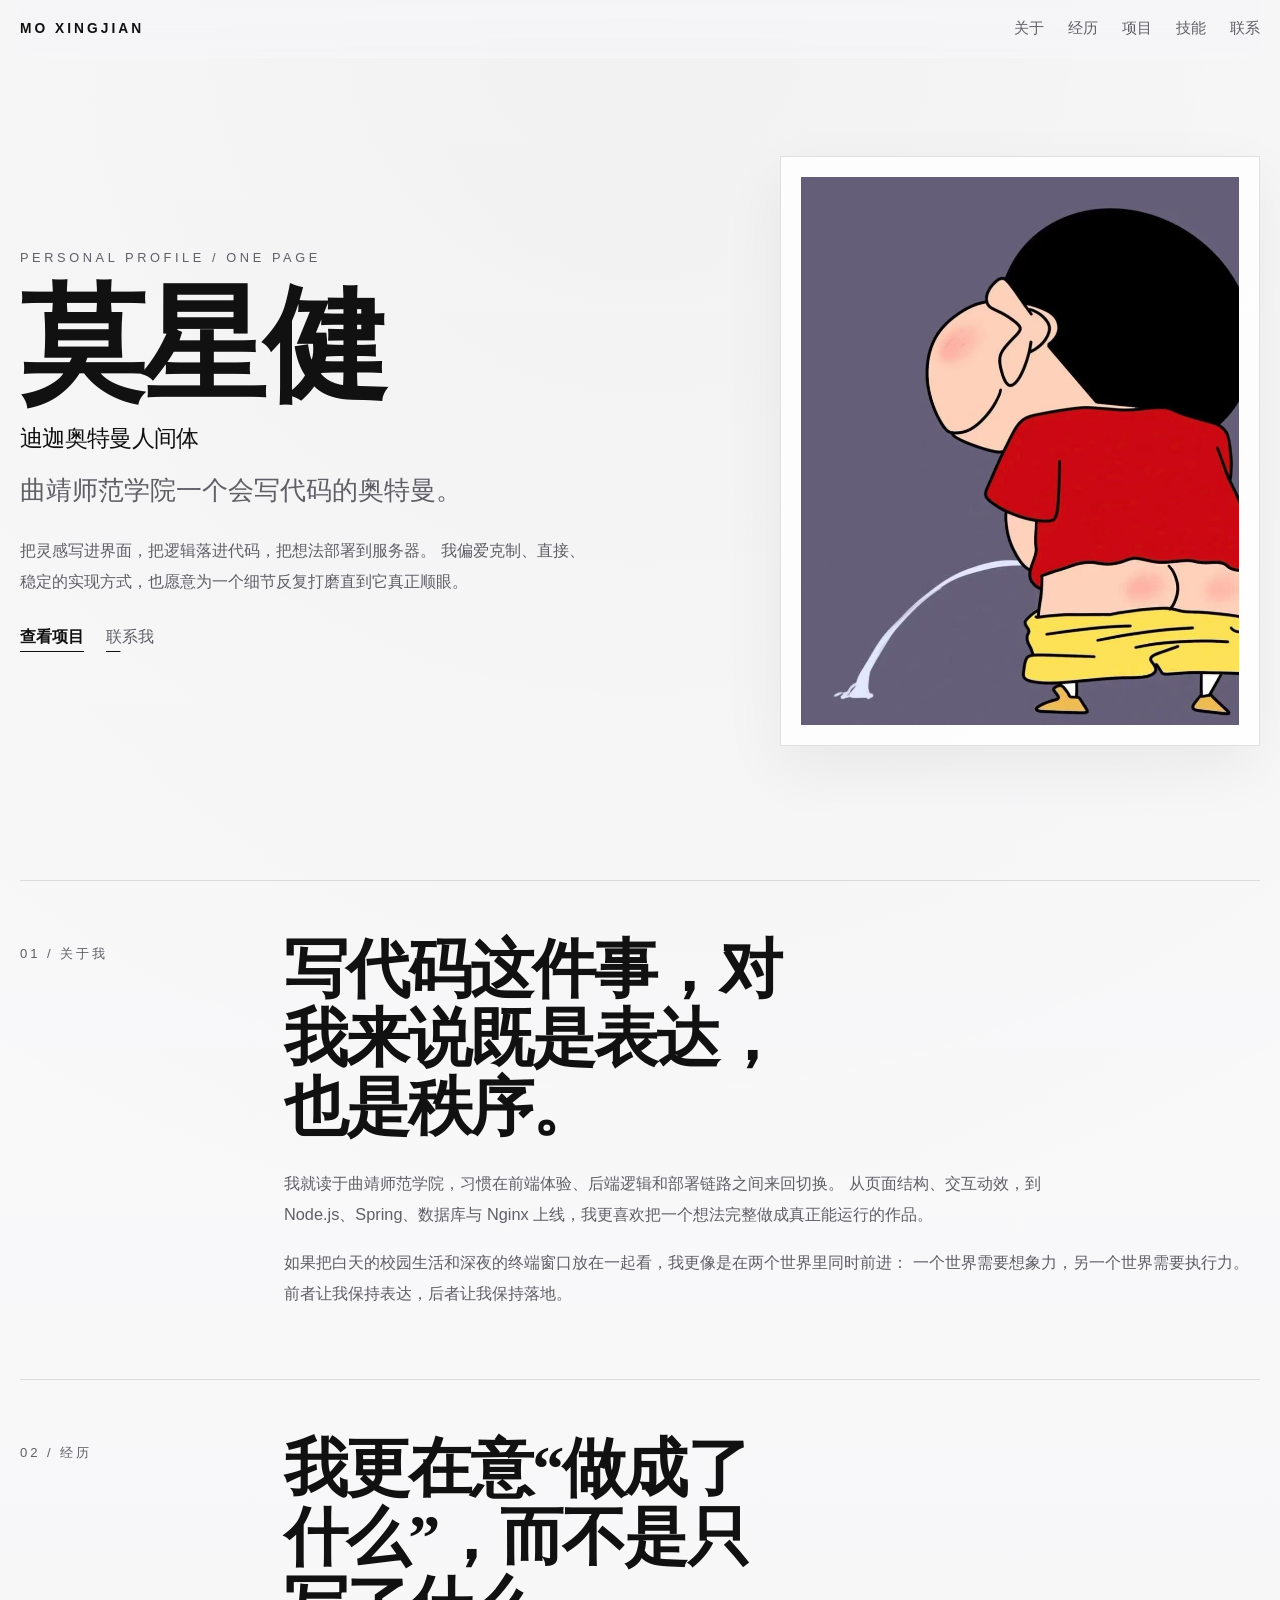
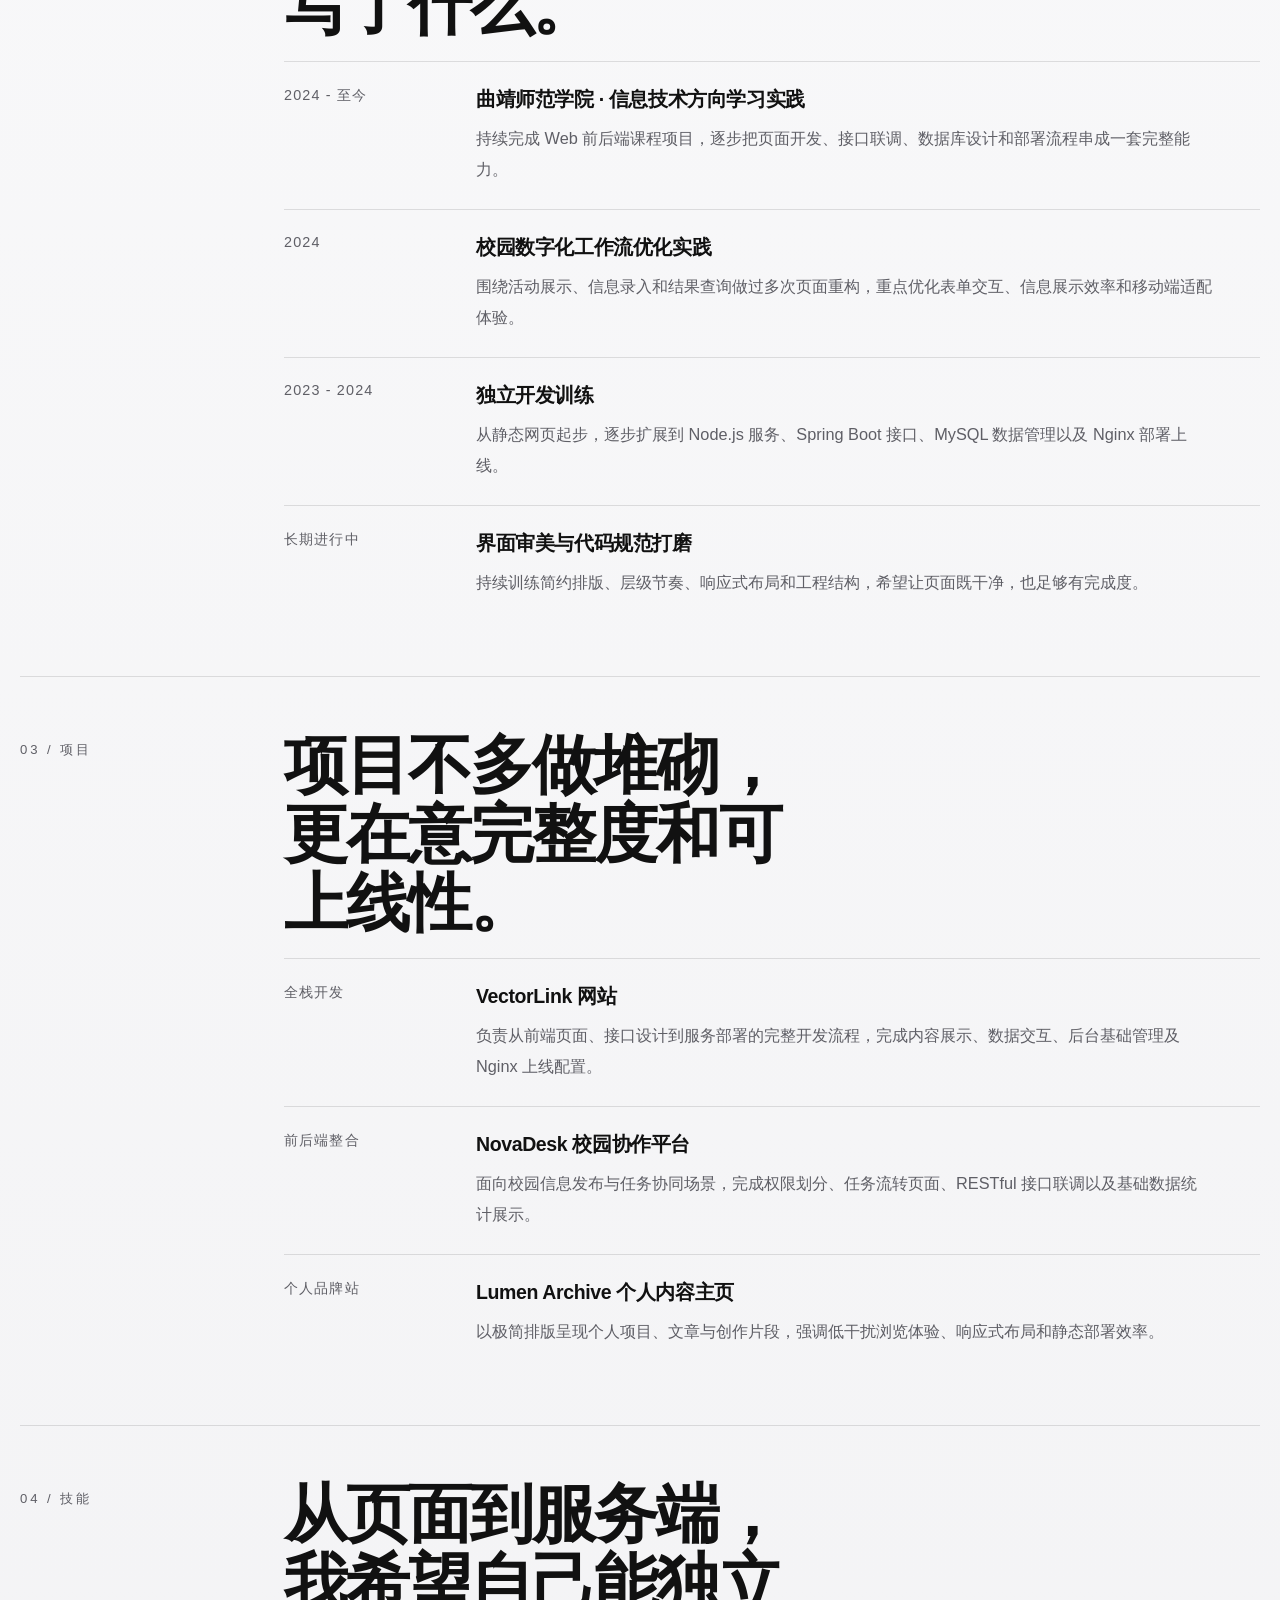
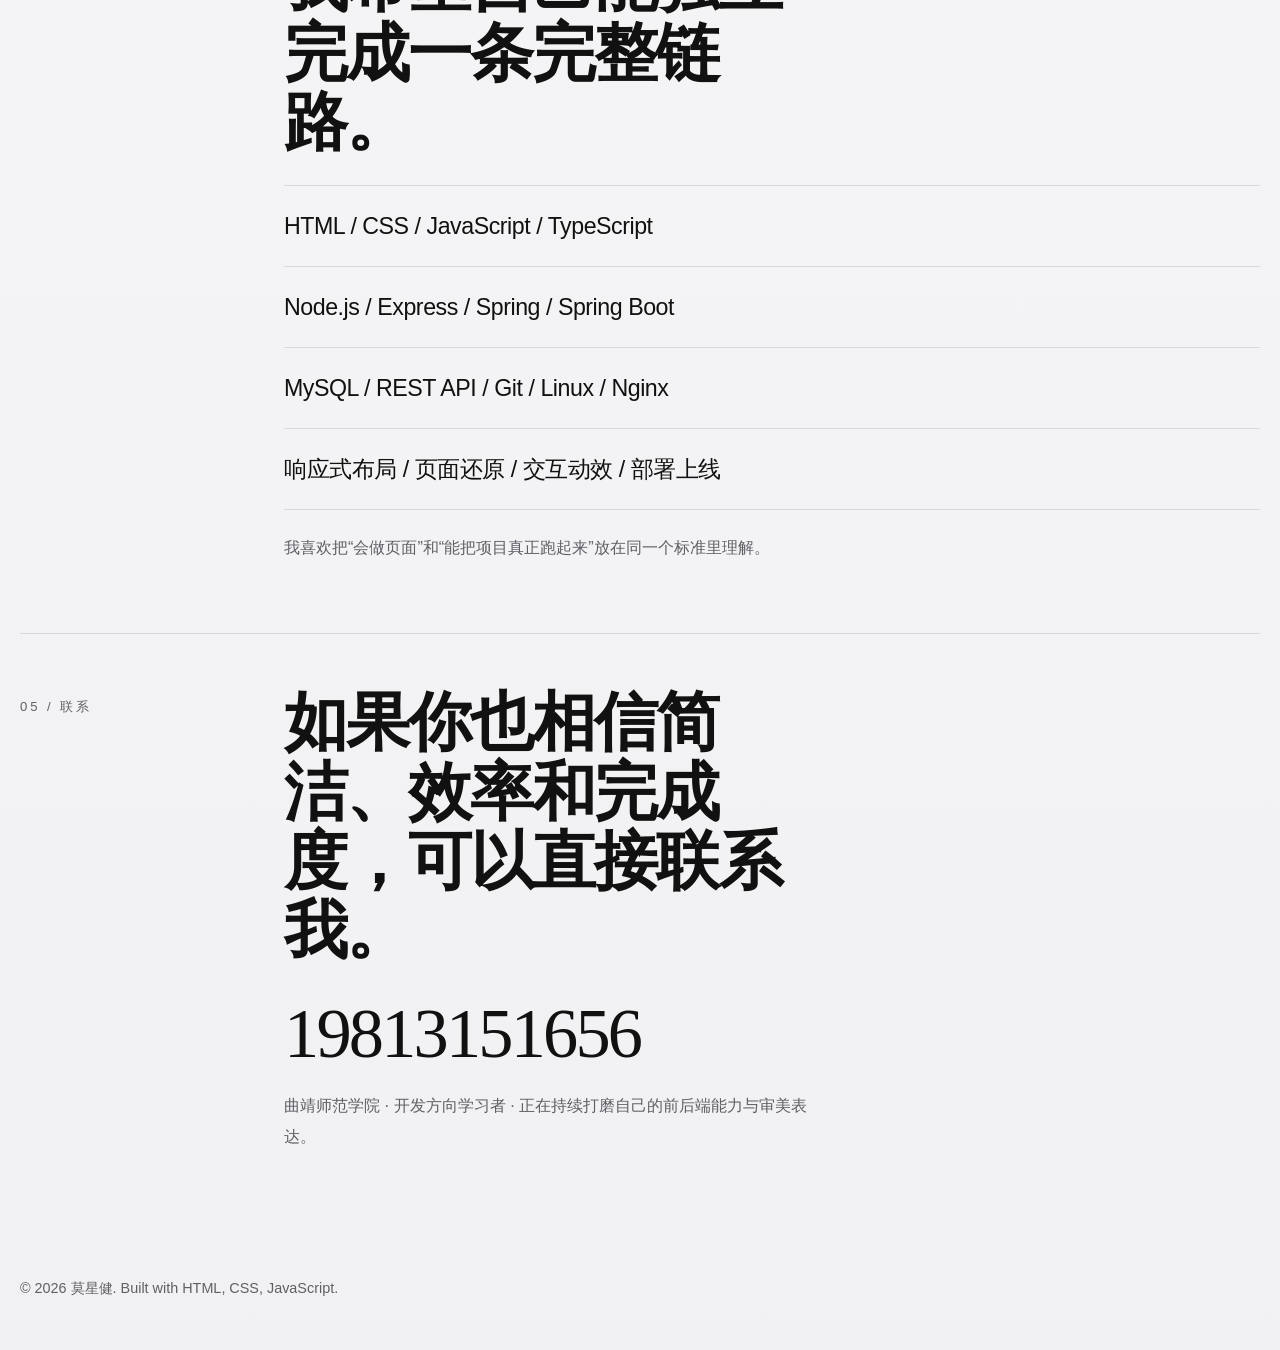
<file: index.html>
<!DOCTYPE html>
<html lang="zh-CN">
<head>
    <meta charset="UTF-8">
    <meta name="viewport" content="width=device-width, initial-scale=1.0">
    <title>莫星健 | 个人简介</title>
    <meta name="description" content="莫星健的个人简介页面，一个黑白极简风格的单页个人网站。">
    <link rel="stylesheet" href="./css/style.css">
</head>
<body>
    <header class="topbar">
        <a class="wordmark" href="#home">MO XINGJIAN</a>
        <nav class="main-nav">
            <a href="#about">关于</a>
            <a href="#experience">经历</a>
            <a href="#projects">项目</a>
            <a href="#stack">技能</a>
            <a href="#contact">联系</a>
        </nav>
    </header>

    <main>
        <section class="hero" id="home" data-section>
            <div class="hero-copy reveal">
                <p class="kicker">PERSONAL PROFILE / ONE PAGE</p>
                <h1>莫星健</h1>
                <p class="hero-role">迪迦奥特曼人间体</p>
                <p class="hero-tagline">曲靖师范学院一个会写代码的奥特曼。</p>
                <p class="hero-intro">
                    把灵感写进界面，把逻辑落进代码，把想法部署到服务器。
                    我偏爱克制、直接、稳定的实现方式，也愿意为一个细节反复打磨直到它真正顺眼。
                </p>
                <div class="hero-actions">
                    <a class="text-link strong" href="#projects">查看项目</a>
                    <a class="text-link" href="#contact">联系我</a>
                </div>
            </div>

            <div class="hero-media reveal">
                <div class="portrait-wrap">
                    <img src="./images/profile.jpg" alt="莫星健头像">
                </div>
            </div>
        </section>

        <section class="section-block" id="about" data-section>
            <div class="section-label reveal">01 / 关于我</div>
            <div class="section-content reveal">
                <h2>写代码这件事，对我来说既是表达，也是秩序。</h2>
                <p class="lead">
                    我就读于曲靖师范学院，习惯在前端体验、后端逻辑和部署链路之间来回切换。
                    从页面结构、交互动效，到 Node.js、Spring、数据库与 Nginx 上线，我更喜欢把一个想法完整做成真正能运行的作品。
                </p>
                <p>
                    如果把白天的校园生活和深夜的终端窗口放在一起看，我更像是在两个世界里同时前进：
                    一个世界需要想象力，另一个世界需要执行力。前者让我保持表达，后者让我保持落地。
                </p>
            </div>
        </section>

        <section class="section-block" id="experience" data-section>
            <div class="section-label reveal">02 / 经历</div>
            <div class="section-content reveal">
                <h2>我更在意“做成了什么”，而不是只写了什么。</h2>
                <div class="list-stream">
                    <article class="stream-item">
                        <span class="stream-meta">2024 - 至今</span>
                        <div>
                            <h3>曲靖师范学院 · 信息技术方向学习实践</h3>
                            <p>持续完成 Web 前后端课程项目，逐步把页面开发、接口联调、数据库设计和部署流程串成一套完整能力。</p>
                        </div>
                    </article>
                    <article class="stream-item">
                        <span class="stream-meta">2024</span>
                        <div>
                            <h3>校园数字化工作流优化实践</h3>
                            <p>围绕活动展示、信息录入和结果查询做过多次页面重构，重点优化表单交互、信息展示效率和移动端适配体验。</p>
                        </div>
                    </article>
                    <article class="stream-item">
                        <span class="stream-meta">2023 - 2024</span>
                        <div>
                            <h3>独立开发训练</h3>
                            <p>从静态网页起步，逐步扩展到 Node.js 服务、Spring Boot 接口、MySQL 数据管理以及 Nginx 部署上线。</p>
                        </div>
                    </article>
                    <article class="stream-item">
                        <span class="stream-meta">长期进行中</span>
                        <div>
                            <h3>界面审美与代码规范打磨</h3>
                            <p>持续训练简约排版、层级节奏、响应式布局和工程结构，希望让页面既干净，也足够有完成度。</p>
                        </div>
                    </article>
                </div>
            </div>
        </section>

        <section class="section-block" id="projects" data-section>
            <div class="section-label reveal">03 / 项目</div>
            <div class="section-content reveal">
                <h2>项目不多做堆砌，更在意完整度和可上线性。</h2>
                <div class="list-stream">
                    <article class="stream-item">
                        <span class="stream-meta">全栈开发</span>
                        <div>
                            <h3>VectorLink 网站</h3>
                            <p>负责从前端页面、接口设计到服务部署的完整开发流程，完成内容展示、数据交互、后台基础管理及 Nginx 上线配置。</p>
                        </div>
                    </article>
                    <article class="stream-item">
                        <span class="stream-meta">前后端整合</span>
                        <div>
                            <h3>NovaDesk 校园协作平台</h3>
                            <p>面向校园信息发布与任务协同场景，完成权限划分、任务流转页面、RESTful 接口联调以及基础数据统计展示。</p>
                        </div>
                    </article>
                    <article class="stream-item">
                        <span class="stream-meta">个人品牌站</span>
                        <div>
                            <h3>Lumen Archive 个人内容主页</h3>
                            <p>以极简排版呈现个人项目、文章与创作片段，强调低干扰浏览体验、响应式布局和静态部署效率。</p>
                        </div>
                    </article>
                </div>
            </div>
        </section>

        <section class="section-block" id="stack" data-section>
            <div class="section-label reveal">04 / 技能</div>
            <div class="section-content reveal">
                <h2>从页面到服务端，我希望自己能独立完成一条完整链路。</h2>
                <div class="skill-lines">
                    <p>HTML / CSS / JavaScript / TypeScript</p>
                    <p>Node.js / Express / Spring / Spring Boot</p>
                    <p>MySQL / REST API / Git / Linux / Nginx</p>
                    <p>响应式布局 / 页面还原 / 交互动效 / 部署上线</p>
                </div>
                <p class="footnote">
                    我喜欢把“会做页面”和“能把项目真正跑起来”放在同一个标准里理解。
                </p>
            </div>
        </section>

        <section class="section-block section-contact" id="contact" data-section>
            <div class="section-label reveal">05 / 联系</div>
            <div class="section-content reveal">
                <h2>如果你也相信简洁、效率和完成度，可以直接联系我。</h2>
                <a class="phone-link" href="tel:19813151656">19813151656</a>
                <p class="contact-note">
                    曲靖师范学院 · 开发方向学习者 · 正在持续打磨自己的前后端能力与审美表达。
                </p>
            </div>
        </section>
    </main>

    <footer class="page-footer">
        <p>© <span id="year"></span> 莫星健. Built with HTML, CSS, JavaScript.</p>
    </footer>

    <script src="./js/main.js"></script>
</body>
</html>
</file>
<file: css/style.css>
:root {
    --bg: #f5f5f7;
    --surface: rgba(255, 255, 255, 0.84);
    --text: #111111;
    --text-soft: #5f5f66;
    --line: rgba(17, 17, 17, 0.12);
    --line-strong: rgba(17, 17, 17, 0.22);
    --max-width: 1240px;
    --shadow: 0 22px 60px rgba(0, 0, 0, 0.06);
}

* {
    box-sizing: border-box;
}

html {
    scroll-behavior: smooth;
}

body {
    margin: 0;
    color: var(--text);
    background:
        radial-gradient(circle at top, rgba(0, 0, 0, 0.04), transparent 28%),
        linear-gradient(180deg, #fbfbfc 0%, #f1f1f3 100%);
    font-family: "Avenir Next", "PingFang SC", "Microsoft YaHei", sans-serif;
}

img {
    display: block;
    max-width: 100%;
}

a {
    color: inherit;
    text-decoration: none;
}

main,
.page-footer,
.topbar {
    width: min(var(--max-width), calc(100% - 40px));
    margin: 0 auto;
}

.topbar {
    position: sticky;
    top: 0;
    z-index: 20;
    display: flex;
    justify-content: space-between;
    align-items: center;
    gap: 24px;
    padding: 18px 0;
    background: linear-gradient(180deg, rgba(245, 245, 247, 0.92), rgba(245, 245, 247, 0.72));
    backdrop-filter: blur(18px);
    border-bottom: 1px solid rgba(255, 255, 255, 0.2);
}

.wordmark {
    font-size: 0.86rem;
    font-weight: 700;
    letter-spacing: 0.22em;
}

.main-nav {
    display: flex;
    gap: 24px;
    flex-wrap: wrap;
}

.main-nav a {
    position: relative;
    font-size: 0.95rem;
    color: var(--text-soft);
    transition: color 0.24s ease;
}

.main-nav a::after {
    content: "";
    position: absolute;
    left: 0;
    bottom: -8px;
    width: 100%;
    height: 1px;
    background: var(--text);
    transform: scaleX(0);
    transform-origin: left;
    transition: transform 0.24s ease;
}

.main-nav a:hover,
.main-nav a.is-active {
    color: var(--text);
}

.main-nav a:hover::after,
.main-nav a.is-active::after {
    transform: scaleX(1);
}

.hero {
    min-height: calc(100vh - 78px);
    display: grid;
    grid-template-columns: minmax(0, 1.15fr) minmax(340px, 0.85fr);
    gap: 56px;
    align-items: center;
    padding: 56px 0 92px;
}

.hero-copy h1,
.section-content h2,
.not-found-shell h1 {
    margin: 0;
    font-family: "Iowan Old Style", "Songti SC", "STSong", serif;
    font-weight: 600;
    letter-spacing: -0.03em;
}

.hero-copy h1 {
    font-size: clamp(3.8rem, 10vw, 7.8rem);
    line-height: 0.92;
}

.hero-role {
    margin: 20px 0 0;
    font-size: 1.45rem;
    font-weight: 500;
    letter-spacing: -0.03em;
}

.hero-tagline {
    margin: 18px 0 0;
    font-size: clamp(1.22rem, 2vw, 1.8rem);
    color: var(--text-soft);
    max-width: 30rem;
    line-height: 1.45;
}

.hero-intro,
.section-content p,
.stream-item p,
.contact-note,
.footnote,
.not-found-shell p {
    color: var(--text-soft);
    line-height: 1.9;
    font-size: 1.02rem;
}

.hero-intro {
    max-width: 36rem;
    margin: 26px 0 0;
}

.kicker {
    margin: 0 0 24px;
    font-size: 0.8rem;
    letter-spacing: 0.28em;
    text-transform: uppercase;
    color: var(--text-soft);
}

.hero-actions {
    display: flex;
    gap: 22px;
    margin-top: 30px;
    flex-wrap: wrap;
}

.text-link {
    display: inline-flex;
    align-items: center;
    gap: 8px;
    position: relative;
    padding-bottom: 4px;
    font-size: 1rem;
    color: var(--text-soft);
}

.text-link::after {
    content: "";
    position: absolute;
    left: 0;
    bottom: 0;
    width: 100%;
    height: 1px;
    background: var(--text);
    transform: scaleX(0.3);
    transform-origin: left;
    transition: transform 0.24s ease;
}

.text-link:hover::after,
.text-link.strong::after {
    transform: scaleX(1);
}

.text-link.strong {
    color: var(--text);
    font-weight: 600;
}

.portrait-wrap {
    width: min(100%, 480px);
    margin-left: auto;
    border: 1px solid var(--line);
    background: var(--surface);
    padding: 20px;
    box-shadow: var(--shadow);
}

.portrait-wrap img {
    aspect-ratio: 4 / 5;
    width: 100%;
    object-fit: cover;
}

.section-block {
    display: grid;
    grid-template-columns: 220px minmax(0, 1fr);
    gap: 44px;
    padding: 54px 0;
    border-top: 1px solid var(--line);
}

.section-label {
    font-size: 0.82rem;
    color: var(--text-soft);
    letter-spacing: 0.22em;
    text-transform: uppercase;
    padding-top: 10px;
}

.section-content h2 {
    font-size: clamp(2rem, 5vw, 4rem);
    line-height: 1.08;
    max-width: 16ch;
}

.lead {
    margin-top: 26px;
    max-width: 48rem;
}

.list-stream {
    margin-top: 20px;
}

.stream-item {
    display: grid;
    grid-template-columns: 170px minmax(0, 1fr);
    gap: 22px;
    padding: 24px 0;
    border-top: 1px solid var(--line);
}

.stream-item:first-child {
    margin-top: 12px;
}

.stream-meta {
    font-size: 0.9rem;
    color: var(--text-soft);
    letter-spacing: 0.08em;
}

.stream-item h3 {
    margin: 0 0 10px;
    font-size: 1.22rem;
    font-weight: 600;
    letter-spacing: -0.02em;
}

.stream-item p {
    margin: 0;
    max-width: 46rem;
}

.skill-lines {
    margin-top: 28px;
    border-top: 1px solid var(--line);
}

.skill-lines p {
    margin: 0;
    padding: 18px 0;
    border-bottom: 1px solid var(--line);
    color: var(--text);
    font-size: clamp(1.1rem, 2vw, 1.45rem);
    letter-spacing: -0.02em;
}

.footnote {
    margin-top: 22px;
}

.section-contact {
    padding-bottom: 96px;
}

.phone-link {
    display: inline-block;
    margin-top: 28px;
    font-family: "Iowan Old Style", "Songti SC", "STSong", serif;
    font-size: clamp(2.1rem, 6vw, 4.4rem);
    letter-spacing: -0.04em;
}

.contact-note {
    max-width: 34rem;
    margin-top: 16px;
}

.page-footer {
    padding: 0 0 38px;
    color: var(--text-soft);
    font-size: 0.9rem;
}

.reveal {
    opacity: 0;
    transform: translateY(26px);
    transition: opacity 0.7s ease, transform 0.7s ease;
}

.reveal.is-visible {
    opacity: 1;
    transform: translateY(0);
}

.not-found-page {
    min-height: 100vh;
    display: grid;
    place-items: center;
}

.not-found-shell {
    width: min(820px, calc(100% - 40px));
    padding: 40px 0;
}

.not-found-shell h1 {
    font-size: clamp(2.4rem, 7vw, 5rem);
    letter-spacing: -0.04em;
}

@media (max-width: 1024px) {
    .hero,
    .section-block,
    .stream-item {
        grid-template-columns: 1fr;
    }

    .portrait-wrap {
        margin-left: 0;
    }

    .section-label {
        padding-top: 0;
    }
}

@media (max-width: 780px) {
    .topbar {
        padding: 16px 0;
        flex-direction: column;
        align-items: flex-start;
    }

    .main-nav {
        gap: 16px;
    }

    .hero {
        gap: 32px;
        padding-top: 32px;
        min-height: auto;
    }

    .section-block {
        gap: 20px;
        padding: 40px 0;
    }

    main,
    .page-footer,
    .topbar,
    .not-found-shell {
        width: min(var(--max-width), calc(100% - 24px));
    }
}
</file>
